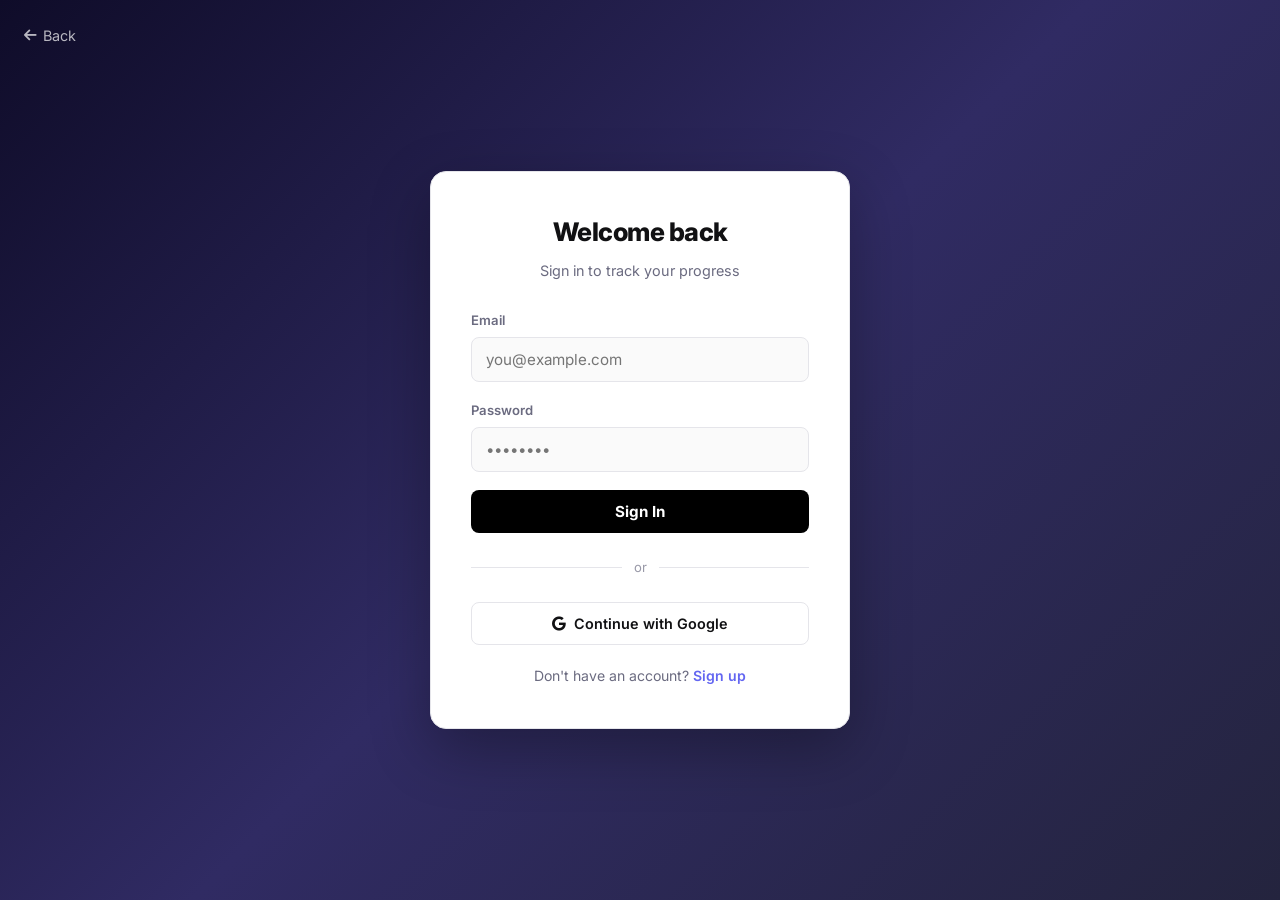
<file: templates/login.html>
<!DOCTYPE html>
<html lang="en">
<head>
    <meta charset="UTF-8">
    <meta name="viewport" content="width=device-width, initial-scale=1.0">
    <title>Login - CourseFinder</title>
    <link rel="stylesheet" href="/static/css/style.css">
    <link rel="stylesheet" href="https://cdnjs.cloudflare.com/ajax/libs/font-awesome/6.5.0/css/all.min.css">
    <style>
        body {
            display: flex;
            align-items: center;
            justify-content: center;
            min-height: 100vh;
            background: linear-gradient(135deg, #0f0c29, #302b63, #24243e);
        }
        .auth-card {
            background: var(--surface);
            border: 1px solid var(--border);
            border-radius: 16px;
            padding: 40px;
            width: 100%;
            max-width: 420px;
            box-shadow: 0 20px 60px rgba(0,0,0,0.3);
        }
        .auth-card h2 {
            font-size: 1.6rem;
            font-weight: 800;
            text-align: center;
            margin-bottom: 6px;
            letter-spacing: -0.5px;
        }
        .auth-card .subtitle {
            text-align: center;
            color: var(--text-secondary);
            font-size: 0.9rem;
            margin-bottom: 28px;
        }
        .form-group {
            margin-bottom: 18px;
        }
        .form-group label {
            display: block;
            font-size: 0.82rem;
            font-weight: 600;
            color: var(--text-secondary);
            margin-bottom: 6px;
        }
        .form-group input {
            width: 100%;
            padding: 12px 14px;
            border: 1px solid var(--border);
            border-radius: 8px;
            font-size: 0.95rem;
            background: var(--bg);
            color: var(--text);
            outline: none;
            transition: border-color 0.2s;
        }
        .form-group input:focus {
            border-color: #6366f1;
        }
        .btn-primary {
            width: 100%;
            padding: 12px;
            border: none;
            border-radius: 8px;
            background: #000;
            color: #fff;
            font-size: 0.95rem;
            font-weight: 700;
            cursor: pointer;
            transition: opacity 0.2s;
        }
        .btn-primary:hover { opacity: 0.85; }
        .btn-primary:disabled { opacity: 0.5; cursor: not-allowed; }
        .divider {
            display: flex;
            align-items: center;
            gap: 12px;
            margin: 24px 0;
            color: var(--text-tertiary);
            font-size: 0.82rem;
        }
        .divider::before, .divider::after {
            content: '';
            flex: 1;
            height: 1px;
            background: var(--border);
        }
        .btn-google {
            width: 100%;
            padding: 12px;
            border: 1px solid var(--border);
            border-radius: 8px;
            background: var(--surface);
            color: var(--text);
            font-size: 0.9rem;
            font-weight: 600;
            cursor: pointer;
            display: flex;
            align-items: center;
            justify-content: center;
            gap: 8px;
            transition: background 0.2s;
        }
        .btn-google:hover { background: var(--surface-hover); }
        .auth-link {
            text-align: center;
            margin-top: 20px;
            font-size: 0.88rem;
            color: var(--text-secondary);
        }
        .auth-link a {
            color: #6366f1;
            font-weight: 600;
        }
        .error-msg {
            background: #fef2f2;
            color: #dc2626;
            padding: 10px 14px;
            border-radius: 8px;
            font-size: 0.85rem;
            margin-bottom: 16px;
            display: none;
        }
        .error-msg.show { display: block; }
        .back-link {
            position: absolute;
            top: 24px;
            left: 24px;
            color: #fff;
            font-size: 0.9rem;
            display: flex;
            align-items: center;
            gap: 6px;
            opacity: 0.7;
            transition: opacity 0.2s;
        }
        .back-link:hover { opacity: 1; }
    </style>
</head>
<body>
    <a href="/" class="back-link"><i class="fas fa-arrow-left"></i> Back</a>

    <div class="auth-card">
        <h2>Welcome back</h2>
        <p class="subtitle">Sign in to track your progress</p>

        <div class="error-msg" id="error"></div>

        <form id="login-form">
            <div class="form-group">
                <label>Email</label>
                <input type="email" id="email" required placeholder="you@example.com">
            </div>
            <div class="form-group">
                <label>Password</label>
                <input type="password" id="password" required placeholder="••••••••">
            </div>
            <button type="submit" class="btn-primary" id="submit-btn">Sign In</button>
        </form>

        <div class="divider">or</div>

        <button class="btn-google" onclick="window.location.href='/api/auth/google'">
            <i class="fab fa-google"></i> Continue with Google
        </button>

        <p class="auth-link">Don't have an account? <a href="/register">Sign up</a></p>
    </div>

    <script>
        const err = $('error');
        $('login-form').onsubmit = async e => {
            e.preventDefault();
            err.classList.remove('show');
            $('submit-btn').disabled = true;

            const res = await fetch('/api/auth/login', {
                method: 'POST',
                headers: {'Content-Type': 'application/json'},
                body: JSON.stringify({
                    email: $('email').value,
                    password: $('password').value
                })
            });
            const data = await res.json();

            if (res.ok) {
                window.location.href = '/dashboard';
            } else {
                err.textContent = data.error;
                err.classList.add('show');
            }
            $('submit-btn').disabled = false;
        };
    </script>
</body>
</html>
</file>
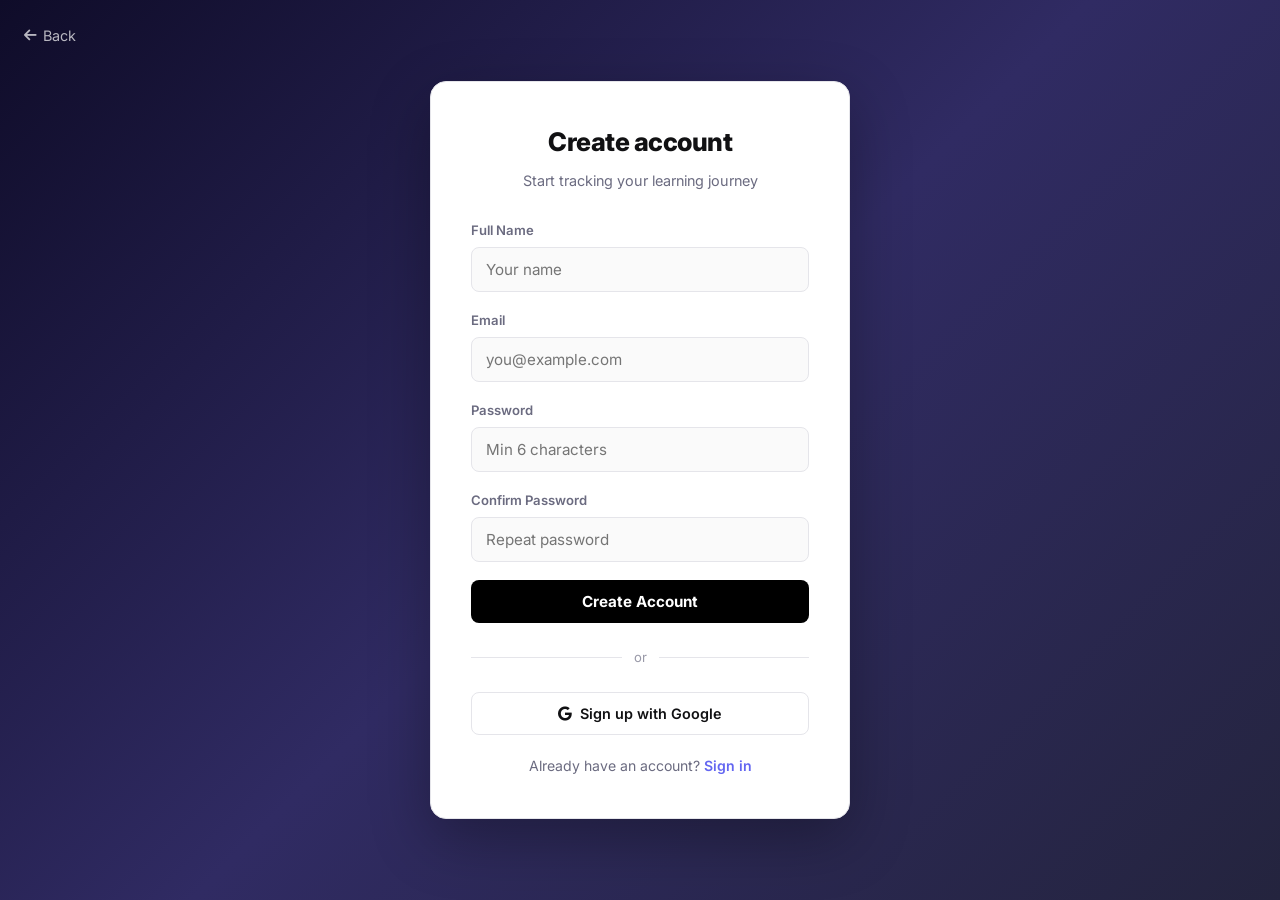
<file: templates/register.html>
<!DOCTYPE html>
<html lang="en">
<head>
    <meta charset="UTF-8">
    <meta name="viewport" content="width=device-width, initial-scale=1.0">
    <title>Register - CourseFinder</title>
    <link rel="stylesheet" href="/static/css/style.css">
    <link rel="stylesheet" href="https://cdnjs.cloudflare.com/ajax/libs/font-awesome/6.5.0/css/all.min.css">
    <style>
        body {
            display: flex;
            align-items: center;
            justify-content: center;
            min-height: 100vh;
            background: linear-gradient(135deg, #0f0c29, #302b63, #24243e);
        }
        .auth-card {
            background: var(--surface);
            border: 1px solid var(--border);
            border-radius: 16px;
            padding: 40px;
            width: 100%;
            max-width: 420px;
            box-shadow: 0 20px 60px rgba(0,0,0,0.3);
        }
        .auth-card h2 {
            font-size: 1.6rem;
            font-weight: 800;
            text-align: center;
            margin-bottom: 6px;
            letter-spacing: -0.5px;
        }
        .auth-card .subtitle {
            text-align: center;
            color: var(--text-secondary);
            font-size: 0.9rem;
            margin-bottom: 28px;
        }
        .form-group {
            margin-bottom: 18px;
        }
        .form-group label {
            display: block;
            font-size: 0.82rem;
            font-weight: 600;
            color: var(--text-secondary);
            margin-bottom: 6px;
        }
        .form-group input {
            width: 100%;
            padding: 12px 14px;
            border: 1px solid var(--border);
            border-radius: 8px;
            font-size: 0.95rem;
            background: var(--bg);
            color: var(--text);
            outline: none;
            transition: border-color 0.2s;
        }
        .form-group input:focus {
            border-color: #6366f1;
        }
        .btn-primary {
            width: 100%;
            padding: 12px;
            border: none;
            border-radius: 8px;
            background: #000;
            color: #fff;
            font-size: 0.95rem;
            font-weight: 700;
            cursor: pointer;
            transition: opacity 0.2s;
        }
        .btn-primary:hover { opacity: 0.85; }
        .btn-primary:disabled { opacity: 0.5; cursor: not-allowed; }
        .divider {
            display: flex;
            align-items: center;
            gap: 12px;
            margin: 24px 0;
            color: var(--text-tertiary);
            font-size: 0.82rem;
        }
        .divider::before, .divider::after {
            content: '';
            flex: 1;
            height: 1px;
            background: var(--border);
        }
        .btn-google {
            width: 100%;
            padding: 12px;
            border: 1px solid var(--border);
            border-radius: 8px;
            background: var(--surface);
            color: var(--text);
            font-size: 0.9rem;
            font-weight: 600;
            cursor: pointer;
            display: flex;
            align-items: center;
            justify-content: center;
            gap: 8px;
            transition: background 0.2s;
        }
        .btn-google:hover { background: var(--surface-hover); }
        .auth-link {
            text-align: center;
            margin-top: 20px;
            font-size: 0.88rem;
            color: var(--text-secondary);
        }
        .auth-link a {
            color: #6366f1;
            font-weight: 600;
        }
        .error-msg {
            background: #fef2f2;
            color: #dc2626;
            padding: 10px 14px;
            border-radius: 8px;
            font-size: 0.85rem;
            margin-bottom: 16px;
            display: none;
        }
        .error-msg.show { display: block; }
        .back-link {
            position: absolute;
            top: 24px;
            left: 24px;
            color: #fff;
            font-size: 0.9rem;
            display: flex;
            align-items: center;
            gap: 6px;
            opacity: 0.7;
            transition: opacity 0.2s;
        }
        .back-link:hover { opacity: 1; }
    </style>
</head>
<body>
    <a href="/" class="back-link"><i class="fas fa-arrow-left"></i> Back</a>

    <div class="auth-card">
        <h2>Create account</h2>
        <p class="subtitle">Start tracking your learning journey</p>

        <div class="error-msg" id="error"></div>

        <form id="register-form">
            <div class="form-group">
                <label>Full Name</label>
                <input type="text" id="name" required placeholder="Your name">
            </div>
            <div class="form-group">
                <label>Email</label>
                <input type="email" id="email" required placeholder="you@example.com">
            </div>
            <div class="form-group">
                <label>Password</label>
                <input type="password" id="password" required placeholder="Min 6 characters">
            </div>
            <div class="form-group">
                <label>Confirm Password</label>
                <input type="password" id="confirm" required placeholder="Repeat password">
            </div>
            <button type="submit" class="btn-primary" id="submit-btn">Create Account</button>
        </form>

        <div class="divider">or</div>

        <button class="btn-google" onclick="window.location.href='/api/auth/google'">
            <i class="fab fa-google"></i> Sign up with Google
        </button>

        <p class="auth-link">Already have an account? <a href="/login">Sign in</a></p>
    </div>

    <script>
        const err = $('error');
        $('register-form').onsubmit = async e => {
            e.preventDefault();
            err.classList.remove('show');
            $('submit-btn').disabled = true;

            const pw = $('password').value;
            const confirm = $('confirm').value;
            if (pw !== confirm) {
                err.textContent = 'Passwords do not match';
                err.classList.add('show');
                $('submit-btn').disabled = false;
                return;
            }
            if (pw.length < 6) {
                err.textContent = 'Password must be at least 6 characters';
                err.classList.add('show');
                $('submit-btn').disabled = false;
                return;
            }

            const res = await fetch('/api/auth/register', {
                method: 'POST',
                headers: {'Content-Type': 'application/json'},
                body: JSON.stringify({
                    name: $('name').value,
                    email: $('email').value,
                    password: pw,
                    confirm: confirm
                })
            });
            const data = await res.json();

            if (res.ok) {
                window.location.href = '/dashboard';
            } else {
                err.textContent = data.error;
                err.classList.add('show');
            }
            $('submit-btn').disabled = false;
        };
    </script>
</body>
</html>
</file>
<file: static/css/style.css>
@import url('https://fonts.googleapis.com/css2?family=Inter:wght@400;500;600;700;800&display=swap');

:root {
  --bg: #fafafa;
  --surface: #ffffff;
  --surface-hover: #f8f8fc;
  --border: #e5e5ea;
  --border-hover: #d0d0d8;
  --text: #111113;
  --text-secondary: #6b6b80;
  --text-tertiary: #9999a8;
  --accent: #000000;
  --accent-text: #ffffff;
  --green: #00c853;
  --green-bg: #e8f9ee;
  --orange: #ff9800;
  --orange-bg: #fff3e0;
  --red: #f44336;
  --red-bg: #fde8e8;
  --tag-bg: #f0f0f5;
  --tag-text: #444455;
  --shadow-sm: 0 1px 2px rgba(0,0,0,0.04);
  --shadow-md: 0 4px 16px rgba(0,0,0,0.06);
  --shadow-lg: 0 12px 40px rgba(0,0,0,0.08);
  --radius: 10px;
  --radius-lg: 14px;
}

body.dark {
  --bg: #0a0a0c;
  --surface: #141418;
  --surface-hover: #1a1a20;
  --border: #2a2a32;
  --border-hover: #3a3a44;
  --text: #f0f0f2;
  --text-secondary: #8888a0;
  --text-tertiary: #606078;
  --accent: #ffffff;
  --accent-text: #000000;
  --green-bg: #0a2e1a;
  --orange-bg: #2e1f0a;
  --red-bg: #2e0a0a;
  --tag-bg: #1e1e26;
  --tag-text: #b0b0c4;
  --shadow-sm: 0 1px 2px rgba(0,0,0,0.2);
  --shadow-md: 0 4px 16px rgba(0,0,0,0.3);
  --shadow-lg: 0 12px 40px rgba(0,0,0,0.4);
}

*, *::before, *::after { margin: 0; padding: 0; box-sizing: border-box; }
html { scroll-behavior: smooth; }
body {
  font-family: 'Inter', -apple-system, BlinkMacSystemFont, 'Segoe UI', sans-serif;
  background: var(--bg);
  color: var(--text);
  line-height: 1.6;
  -webkit-font-smoothing: antialiased;
  -moz-osx-font-smoothing: grayscale;
}
a { color: inherit; text-decoration: none; }
ul { list-style: none; }
img { display: block; }
button { font-family: inherit; cursor: pointer; }
input, select { font-family: inherit; }

/* ===== NAV ===== */
.nav {
  position: sticky;
  top: 0;
  z-index: 100;
  background: var(--surface);
  border-bottom: 1px solid var(--border);
  backdrop-filter: saturate(180%) blur(20px);
  -webkit-backdrop-filter: saturate(180%) blur(20px);
}

.nav-inner {
  max-width: 1200px;
  margin: 0 auto;
  padding: 0 32px;
  height: 56px;
  display: flex;
  align-items: center;
  justify-content: space-between;
}

.nav-brand {
  display: flex;
  align-items: center;
  gap: 10px;
}

.nav-brand img {
  height: 28px;
  width: auto;
}

.nav-brand h1 {
  font-size: 1.15rem;
  font-weight: 700;
  letter-spacing: -0.3px;
}

.nav-brand .dot {
  color: var(--text-tertiary);
  margin: 0 2px;
}

.nav-brand .hl {
  color: var(--text-secondary);
}

.nav-actions {
  display: flex;
  align-items: center;
  gap: 6px;
}

.nav-btn {
  width: 36px;
  height: 36px;
  border-radius: 8px;
  border: 1px solid var(--border);
  background: var(--surface);
  color: var(--text-secondary);
  display: flex;
  align-items: center;
  justify-content: center;
  font-size: 0.9rem;
  transition: all 0.15s;
  position: relative;
}

.nav-btn:hover {
  background: var(--surface-hover);
  border-color: var(--border-hover);
  color: var(--text);
}

.nav-btn .count {
  position: absolute;
  top: -4px;
  right: -4px;
  background: var(--red);
  color: #fff;
  font-size: 0.6rem;
  font-weight: 700;
  width: 16px;
  height: 16px;
  border-radius: 50%;
  display: none;
  align-items: center;
  justify-content: center;
  border: 2px solid var(--surface);
}

.nav-btn .count.show {
  display: flex;
}

.nav-btn.auth-btn {
  width: auto;
  padding: 8px 16px;
  border-radius: 8px;
  background: #000;
  color: #fff;
  font-size: 0.82rem;
  font-weight: 600;
  border: none;
  display: flex;
  align-items: center;
  gap: 6px;
}

.nav-btn.auth-btn:hover {
  background: #333;
  color: #fff;
}

.nav-btn.user-btn {
  width: 36px;
  height: 36px;
  border-radius: 50%;
  border: none;
  background: #6366f1;
  color: #fff;
  font-weight: 700;
  font-size: 0.85rem;
  display: flex;
  align-items: center;
  justify-content: center;
  cursor: pointer;
  transition: all 0.15s;
  position: relative;
}

.nav-btn.user-btn:hover {
  background: #4f46e5;
}

.nav-btn.user-btn img {
  width: 100%;
  height: 100%;
  border-radius: 50%;
  object-fit: cover;
}

.nav-btn.user-btn .streak-badge {
  position: absolute;
  top: -4px;
  right: -4px;
  background: #f59e0b;
  color: #fff;
  font-size: 0.6rem;
  font-weight: 700;
  width: 16px;
  height: 16px;
  border-radius: 50%;
  display: flex;
  align-items: center;
  justify-content: center;
}

/* ===== HERO ===== */
.hero {
  max-width: 1200px;
  margin: 0 auto;
  padding: 64px 32px 48px;
  text-align: center;
}

.hero-badge {
  display: inline-flex;
  align-items: center;
  gap: 6px;
  padding: 5px 14px;
  border-radius: 50px;
  background: var(--tag-bg);
  color: var(--tag-text);
  font-size: 0.78rem;
  font-weight: 600;
  margin-bottom: 20px;
  border: 1px solid var(--border);
}

.hero-badge .dot {
  width: 6px;
  height: 6px;
  border-radius: 50%;
  background: var(--green);
}

.hero h2 {
  font-size: 3rem;
  font-weight: 800;
  letter-spacing: -1.5px;
  line-height: 1.1;
  margin-bottom: 14px;
  color: var(--text);
}

.hero h2 .gradient {
  background: linear-gradient(135deg, #6366f1, #a855f7, #ec4899);
  -webkit-background-clip: text;
  -webkit-text-fill-color: transparent;
  background-clip: text;
}

.hero p {
  font-size: 1.1rem;
  color: var(--text-secondary);
  max-width: 520px;
  margin: 0 auto 32px;
  line-height: 1.7;
}

/* ===== SEARCH ===== */
.search-wrap {
  max-width: 560px;
  margin: 0 auto 20px;
}

.search-box {
  display: flex;
  align-items: center;
  background: var(--surface);
  border: 1px solid var(--border);
  border-radius: var(--radius-lg);
  padding: 4px;
  box-shadow: var(--shadow-sm);
  transition: all 0.2s;
}

.search-box:focus-within {
  border-color: #6366f1;
  box-shadow: 0 0 0 3px rgba(99,102,241,0.12), var(--shadow-md);
}

.search-box .icon {
  padding: 0 14px;
  color: var(--text-tertiary);
  font-size: 0.95rem;
}

.search-box input {
  flex: 1;
  border: none;
  outline: none;
  font-size: 0.95rem;
  padding: 12px 0;
  background: transparent;
  color: var(--text);
}

.search-box input::placeholder {
  color: var(--text-tertiary);
}

.search-box .clear {
  padding: 8px 12px;
  border-radius: 8px;
  border: none;
  background: transparent;
  color: var(--text-tertiary);
  font-size: 0.85rem;
  transition: all 0.15s;
  display: none;
}

.search-box .clear:hover {
  background: var(--tag-bg);
  color: var(--text);
}

.search-box .clear.show {
  display: block;
}

.search-box .kbd {
  padding: 4px 8px;
  border-radius: 6px;
  background: var(--tag-bg);
  border: 1px solid var(--border);
  color: var(--text-tertiary);
  font-size: 0.7rem;
  font-weight: 600;
  font-family: inherit;
  margin-right: 8px;
  flex-shrink: 0;
}

.search-filters {
  display: flex;
  justify-content: center;
  gap: 10px;
  margin-top: 14px;
}

.search-filters select {
  padding: 8px 14px;
  border-radius: 8px;
  border: 1px solid var(--border);
  background: var(--surface);
  color: var(--text-secondary);
  font-size: 0.82rem;
  font-weight: 500;
  cursor: pointer;
  outline: none;
  transition: all 0.15s;
  appearance: none;
  padding-right: 30px;
  background-image: url("data:image/svg+xml,%3Csvg xmlns='http://www.w3.org/2000/svg' width='12' height='12' viewBox='0 0 24 24' fill='none' stroke='%239999a8' stroke-width='2' stroke-linecap='round' stroke-linejoin='round'%3E%3Cpolyline points='6 9 12 15 18 9'%3E%3C/polyline%3E%3C/svg%3E");
  background-repeat: no-repeat;
  background-position: right 10px center;
}

.search-filters select:hover,
.search-filters select:focus {
  border-color: var(--border-hover);
  color: var(--text);
}

.search-filters label {
  display: flex;
  align-items: center;
  gap: 6px;
  font-size: 0.82rem;
  color: var(--text-secondary);
  cursor: pointer;
  user-select: none;
  padding: 8px 12px;
  border-radius: 8px;
  border: 1px solid var(--border);
  background: var(--surface);
  transition: all 0.15s;
}

.search-filters label:hover {
  border-color: var(--border-hover);
}

.search-filters input[type="checkbox"] {
  width: 15px;
  height: 15px;
  accent-color: #6366f1;
  cursor: pointer;
}

/* ===== STATS ===== */
.stats {
  max-width: 1200px;
  margin: 0 auto;
  padding: 0 32px;
  display: grid;
  grid-template-columns: repeat(4, 1fr);
  gap: 1px;
  background: var(--border);
  border-radius: var(--radius-lg);
  overflow: hidden;
  margin-bottom: 32px;
}

.stat {
  background: var(--surface);
  padding: 20px;
  text-align: center;
}

.stat .num {
  font-size: 1.5rem;
  font-weight: 800;
  letter-spacing: -0.5px;
  color: var(--text);
}

.stat .lbl {
  font-size: 0.72rem;
  color: var(--text-tertiary);
  text-transform: uppercase;
  letter-spacing: 0.8px;
  font-weight: 600;
  margin-top: 2px;
}

/* ===== CATEGORY TABS ===== */
.tabs {
  max-width: 1200px;
  margin: 0 auto;
  padding: 0 32px;
  display: flex;
  gap: 4px;
  overflow-x: auto;
  scrollbar-width: none;
  margin-bottom: 32px;
  border-bottom: 1px solid var(--border);
  padding-bottom: 0;
}

.tabs::-webkit-scrollbar { display: none; }

.tab {
  padding: 10px 16px;
  border-radius: 8px 8px 0 0;
  border: none;
  background: transparent;
  color: var(--text-tertiary);
  font-size: 0.82rem;
  font-weight: 600;
  white-space: nowrap;
  transition: all 0.15s;
  cursor: pointer;
  border-bottom: 2px solid transparent;
  margin-bottom: -1px;
}

.tab:hover {
  color: var(--text-secondary);
  background: var(--surface-hover);
}

.tab.active {
  color: var(--text);
  background: var(--surface);
  border-bottom-color: var(--accent);
}

/* ===== GRID ===== */
.grid {
  max-width: 1200px;
  margin: 0 auto;
  padding: 0 32px 80px;
  display: grid;
  grid-template-columns: repeat(auto-fill, minmax(360px, 1fr));
  gap: 20px;
}

/* ===== CARD ===== */
.card {
  background: var(--surface);
  border: 1px solid var(--border);
  border-radius: var(--radius-lg);
  overflow: hidden;
  transition: all 0.2s;
  animation: fadeUp 0.4s ease forwards;
  opacity: 0;
}

.card:hover {
  border-color: var(--border-hover);
  box-shadow: var(--shadow-md);
  transform: translateY(-2px);
}

@keyframes fadeUp {
  from { opacity: 0; transform: translateY(12px); }
  to { opacity: 1; transform: translateY(0); }
}

.card:nth-child(1) { animation-delay: 0.03s; }
.card:nth-child(2) { animation-delay: 0.06s; }
.card:nth-child(3) { animation-delay: 0.09s; }
.card:nth-child(4) { animation-delay: 0.12s; }
.card:nth-child(5) { animation-delay: 0.15s; }
.card:nth-child(6) { animation-delay: 0.18s; }
.card:nth-child(7) { animation-delay: 0.21s; }
.card:nth-child(8) { animation-delay: 0.24s; }
.card:nth-child(9) { animation-delay: 0.27s; }
.card:nth-child(10) { animation-delay: 0.30s; }
.card:nth-child(11) { animation-delay: 0.33s; }
.card:nth-child(12) { animation-delay: 0.36s; }
.card:nth-child(13) { animation-delay: 0.39s; }

.card-head {
  display: flex;
  align-items: center;
  gap: 12px;
  padding: 18px 20px;
  cursor: pointer;
  user-select: none;
  border-bottom: 1px solid var(--border);
  background: var(--surface);
}

.card-head:hover {
  background: var(--surface-hover);
}

.card-head .emoji {
  width: 38px;
  height: 38px;
  border-radius: 8px;
  display: flex;
  align-items: center;
  justify-content: center;
  font-size: 1.15rem;
  flex-shrink: 0;
}

.card-head .info {
  flex: 1;
  min-width: 0;
}

.card-head .title {
  font-size: 0.95rem;
  font-weight: 700;
  color: var(--text);
  letter-spacing: -0.2px;
}

.card-head .subtitle {
  font-size: 0.75rem;
  color: var(--text-tertiary);
  margin-top: 1px;
}

.card-head .chevron {
  color: var(--text-tertiary);
  font-size: 0.85rem;
  transition: transform 0.2s;
  flex-shrink: 0;
}

.card.collapsed .chevron {
  transform: rotate(-90deg);
}

.card.collapsed .card-body {
  display: none;
}

.card-body {
  padding: 12px;
}

/* ===== COURSE ROW ===== */
.row {
  display: flex;
  align-items: center;
  gap: 12px;
  padding: 10px 12px;
  border-radius: 8px;
  transition: background 0.15s;
}

.row:hover {
  background: var(--surface-hover);
}

.row-info {
  flex: 1;
  min-width: 0;
}

.row-name {
  font-size: 0.88rem;
  font-weight: 500;
  color: var(--text);
  white-space: nowrap;
  overflow: hidden;
  text-overflow: ellipsis;
}

.row-meta {
  display: flex;
  gap: 6px;
  margin-top: 4px;
  flex-wrap: wrap;
}

.tag {
  padding: 2px 8px;
  border-radius: 4px;
  font-size: 0.68rem;
  font-weight: 600;
  text-transform: uppercase;
  letter-spacing: 0.3px;
}

.tag.beginner { background: var(--green-bg); color: var(--green); }
.tag.intermediate { background: var(--orange-bg); color: var(--orange); }
.tag.advanced { background: var(--red-bg); color: var(--red); }
.tag.source { background: var(--tag-bg); color: var(--tag-text); }
.tag.free { background: var(--green-bg); color: var(--green); }
.tag.paid { background: var(--red-bg); color: var(--red); }

.row-actions {
  display: flex;
  align-items: center;
  gap: 6px;
  flex-shrink: 0;
}

.row-link {
  padding: 6px 14px;
  border-radius: 6px;
  background: var(--accent);
  color: var(--accent-text);
  font-size: 0.75rem;
  font-weight: 600;
  display: flex;
  align-items: center;
  gap: 4px;
  transition: all 0.15s;
  text-decoration: none;
}

.row-link:hover {
  opacity: 0.85;
}

.fav {
  width: 32px;
  height: 32px;
  border-radius: 6px;
  border: 1px solid var(--border);
  background: var(--surface);
  color: var(--text-tertiary);
  display: flex;
  align-items: center;
  justify-content: center;
  font-size: 0.85rem;
  transition: all 0.15s;
}

.fav:hover {
  border-color: var(--red);
  color: var(--red);
  background: var(--red-bg);
}

.fav.on {
  border-color: var(--red);
  color: var(--red);
  background: var(--red-bg);
}

/* ===== EMPTY ===== */
.empty {
  text-align: center;
  padding: 80px 20px;
  grid-column: 1 / -1;
}

.empty .icon {
  font-size: 2.5rem;
  margin-bottom: 12px;
  color: var(--text-tertiary);
}

.empty h3 {
  font-size: 1.1rem;
  font-weight: 700;
  color: var(--text-secondary);
  margin-bottom: 6px;
}

.empty p {
  font-size: 0.9rem;
  color: var(--text-tertiary);
}

/* ===== LOADING ===== */
.loading {
  grid-column: 1 / -1;
  text-align: center;
  padding: 60px 20px;
}

.spinner {
  width: 32px;
  height: 32px;
  border: 3px solid var(--border);
  border-top-color: var(--text-secondary);
  border-radius: 50%;
  margin: 0 auto 14px;
  animation: spin 0.7s linear infinite;
}

@keyframes spin { to { transform: rotate(360deg); } }

.loading p {
  color: var(--text-tertiary);
  font-size: 0.88rem;
}

/* ===== MODAL ===== */
.overlay {
  display: none;
  position: fixed;
  inset: 0;
  background: rgba(0,0,0,0.4);
  z-index: 1000;
  align-items: center;
  justify-content: center;
  padding: 20px;
  backdrop-filter: blur(4px);
}

.overlay.open {
  display: flex;
}

.modal {
  background: var(--surface);
  border: 1px solid var(--border);
  border-radius: var(--radius-lg);
  width: 100%;
  max-width: 520px;
  max-height: 80vh;
  overflow: hidden;
  box-shadow: var(--shadow-lg);
  animation: modalIn 0.2s ease;
}

@keyframes modalIn {
  from { opacity: 0; transform: scale(0.97); }
  to { opacity: 1; transform: scale(1); }
}

.modal-top {
  display: flex;
  align-items: center;
  justify-content: space-between;
  padding: 18px 20px;
  border-bottom: 1px solid var(--border);
}

.modal-top h3 {
  font-size: 1rem;
  font-weight: 700;
  display: flex;
  align-items: center;
  gap: 8px;
}

.modal-top h3 .heart {
  color: var(--red);
}

.modal-close {
  width: 30px;
  height: 30px;
  border-radius: 6px;
  border: none;
  background: transparent;
  color: var(--text-tertiary);
  display: flex;
  align-items: center;
  justify-content: center;
  font-size: 1rem;
  transition: all 0.15s;
}

.modal-close:hover {
  background: var(--tag-bg);
  color: var(--text);
}

.modal-body {
  padding: 12px 16px;
  overflow-y: auto;
  max-height: calc(80vh - 64px);
}

.fav-row {
  display: flex;
  align-items: center;
  gap: 12px;
  padding: 12px;
  border-radius: 8px;
  margin-bottom: 4px;
  transition: background 0.15s;
}

.fav-row:hover {
  background: var(--surface-hover);
}

.fav-row-info {
  flex: 1;
  min-width: 0;
}

.fav-row-name {
  font-size: 0.88rem;
  font-weight: 600;
  color: var(--text);
  white-space: nowrap;
  overflow: hidden;
  text-overflow: ellipsis;
}

.fav-row-cat {
  font-size: 0.75rem;
  color: var(--text-tertiary);
  margin-top: 1px;
}

.fav-row-actions {
  display: flex;
  gap: 6px;
  flex-shrink: 0;
}

.fav-row-actions a,
.fav-row-actions button {
  padding: 6px 12px;
  border-radius: 6px;
  font-size: 0.75rem;
  font-weight: 600;
  border: none;
  transition: all 0.15s;
  display: flex;
  align-items: center;
  gap: 4px;
}

.go-btn {
  background: var(--accent);
  color: var(--accent-text);
  text-decoration: none;
}

.go-btn:hover { opacity: 0.85; }

.rm-btn {
  background: var(--tag-bg);
  color: var(--red);
}

.rm-btn:hover {
  background: var(--red-bg);
}

.empty-fav {
  text-align: center;
  padding: 40px 0;
  color: var(--text-tertiary);
  font-size: 0.9rem;
}

/* ===== BACK TO TOP ===== */
.btt {
  position: fixed;
  bottom: 24px;
  right: 24px;
  width: 40px;
  height: 40px;
  border-radius: 10px;
  background: var(--surface);
  border: 1px solid var(--border);
  color: var(--text-secondary);
  display: none;
  align-items: center;
  justify-content: center;
  font-size: 0.9rem;
  box-shadow: var(--shadow-md);
  transition: all 0.15s;
  z-index: 99;
}

.btt:hover {
  background: var(--accent);
  color: var(--accent-text);
  border-color: var(--accent);
}

.btt.show { display: flex; }

/* ===== TOAST ===== */
.toast {
  position: fixed;
  bottom: 24px;
  left: 50%;
  transform: translateX(-50%) translateY(80px);
  background: var(--surface);
  color: var(--text);
  padding: 10px 20px;
  border-radius: 50px;
  border: 1px solid var(--border);
  box-shadow: var(--shadow-lg);
  font-size: 0.85rem;
  font-weight: 600;
  z-index: 2000;
  transition: transform 0.3s ease;
  display: flex;
  align-items: center;
  gap: 8px;
}

.toast.show {
  transform: translateX(-50%) translateY(0);
}

/* ===== FOOTER ===== */
.footer {
  border-top: 1px solid var(--border);
  background: var(--surface);
  padding: 48px 32px 28px;
}

.footer-inner {
  max-width: 1200px;
  margin: 0 auto;
  display: grid;
  grid-template-columns: repeat(auto-fit, minmax(200px, 1fr));
  gap: 36px;
  margin-bottom: 36px;
}

.footer-inner h4 {
  font-size: 0.78rem;
  font-weight: 700;
  text-transform: uppercase;
  letter-spacing: 0.8px;
  color: var(--text-tertiary);
  margin-bottom: 14px;
}

.footer-inner p {
  font-size: 0.85rem;
  color: var(--text-secondary);
  line-height: 1.7;
}

.footer-inner ul li {
  margin-bottom: 8px;
}

.footer-inner ul li a {
  font-size: 0.85rem;
  color: var(--text-secondary);
  transition: color 0.15s;
}

.footer-inner ul li a:hover {
  color: var(--text);
}

.footer-bottom {
  max-width: 1200px;
  margin: 0 auto;
  padding-top: 24px;
  border-top: 1px solid var(--border);
  text-align: center;
  font-size: 0.82rem;
  color: var(--text-tertiary);
}

.footer-bottom .hrt {
  color: var(--red);
}

/* ===== RESPONSIVE ===== */
@media (max-width: 768px) {
  .nav-inner { padding: 0 16px; }
  .hero { padding: 40px 16px 32px; }
  .hero h2 { font-size: 2rem; }
  .hero p { font-size: 0.95rem; }
  .stats { grid-template-columns: repeat(2, 1fr); padding: 0 16px; }
  .tabs { padding: 0 16px; }
  .grid { grid-template-columns: 1fr; padding: 0 16px 60px; }
  .footer { padding: 36px 16px 24px; }
  .footer-inner { gap: 24px; }
  .search-filters { flex-wrap: wrap; }
}

@media (max-width: 480px) {
  .hero h2 { font-size: 1.65rem; }
  .stats { grid-template-columns: repeat(2, 1fr); }
  .search-box .kbd { display: none; }
}
</file>
